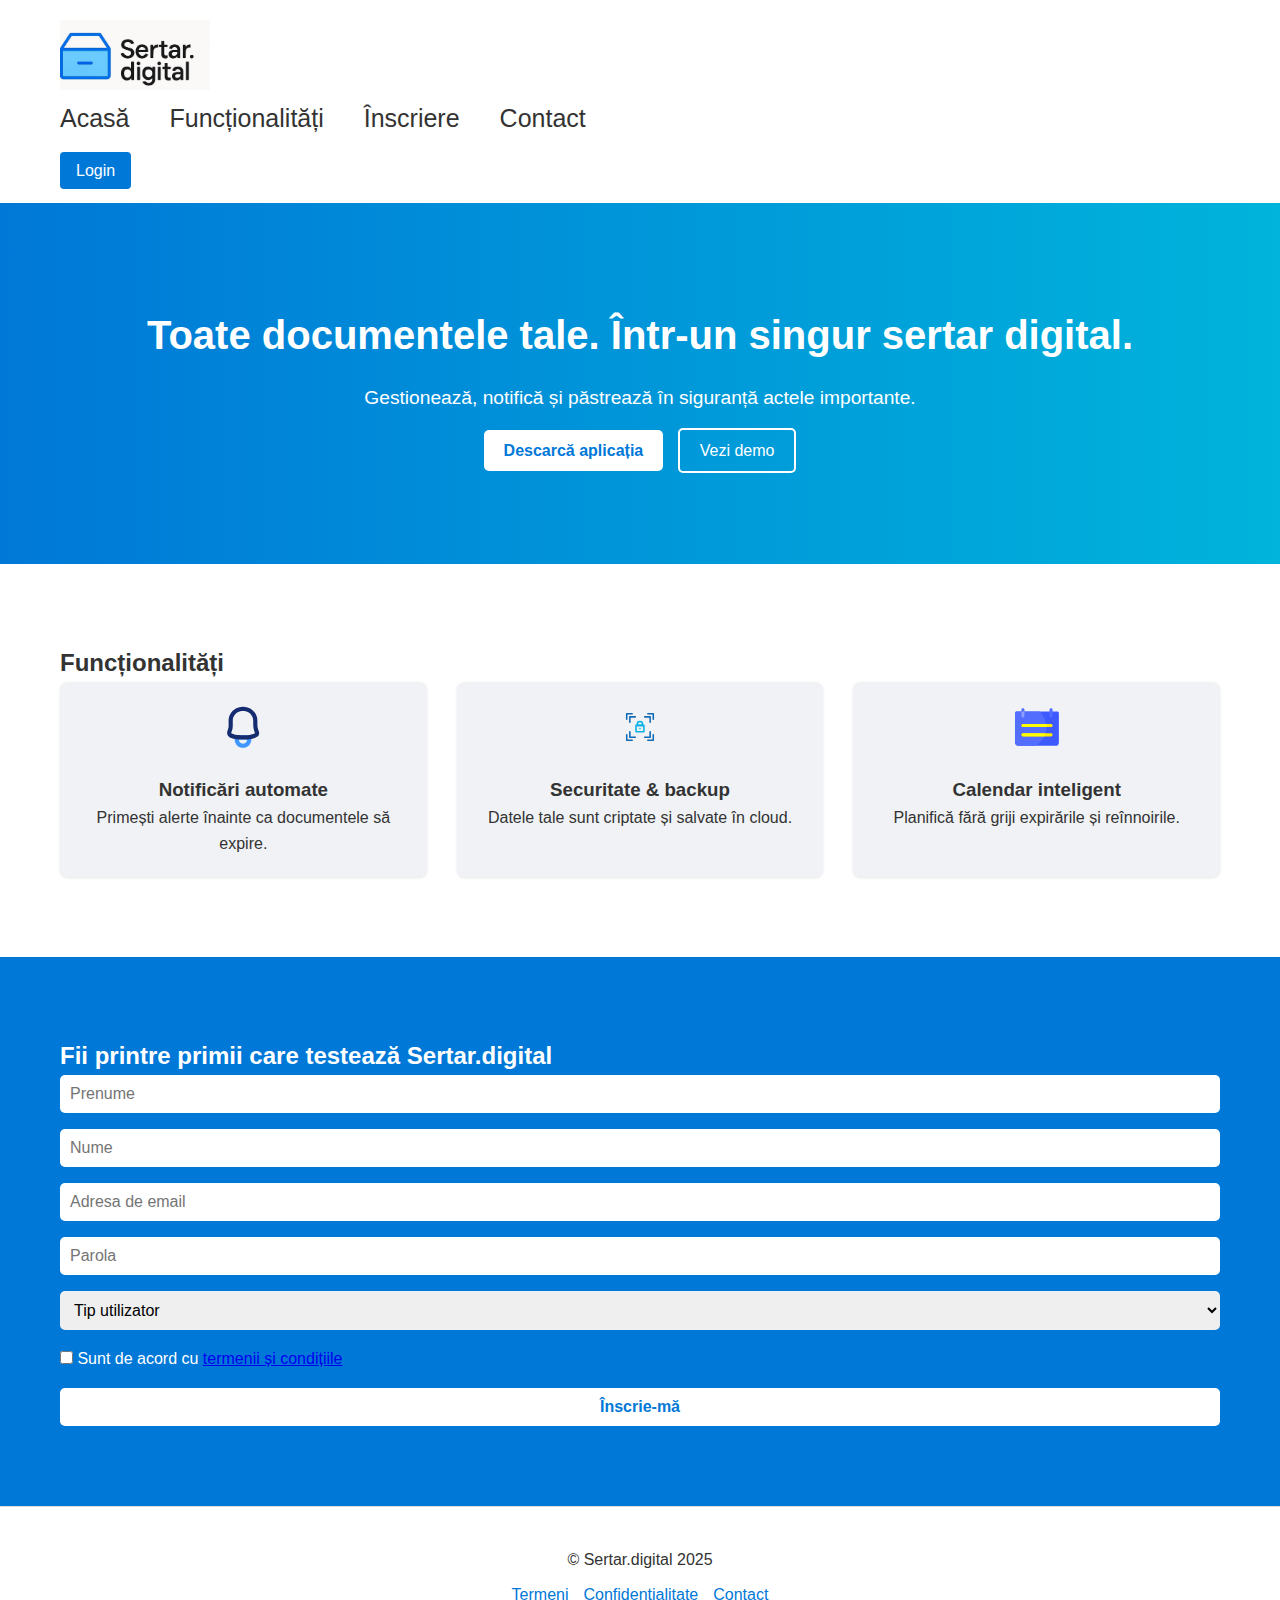
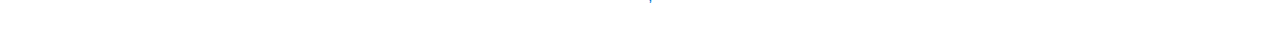
<file: index.html>
<!DOCTYPE html>
<html lang="ro">
  <head>
    <meta charset="UTF-8" />
    <meta
      name="description"
      content="Sertar.digital – Gestionează, notifică și păstrează în siguranță actele tale importante."
    />
    <meta name="viewport" content="width=device-width, initial-scale=1.0" />
    <title>Sertar.digital – Documentele tale, în siguranță.</title>
    <link rel="stylesheet" href="style.css" />
  </head>
  <body>
    <header>
      <div class="container">
        <img src="assets/logo.jpeg" alt="Sertar.digital logo" class="logo" />
        <nav>
          <ul>
            <li><a href="#">Acasă</a></li>
            <li><a href="#features">Funcționalități</a></li>
            <li><a href="#signup">Înscriere</a></li>
            <li><a href="#contact">Contact</a></li>
          </ul>
        </nav>
        <a href="login.html" class="btn">Login</a>
      </div>
    </header>
    <section class="hero">
      <div class="container">
        <h1>Toate documentele tale. Într-un singur sertar digital.</h1>
        <p>
          Gestionează, notifică și păstrează în siguranță actele importante.
        </p>
        <a href="signup.html" class="btn-primary">Descarcă aplicația</a>
        <a href="demo.html" class="btn-outline">Vezi demo</a>
      </div>
    </section>
    <section id="features" class="features">
      <div class="container">
        <h2>Funcționalități</h2>
        <div class="feature-grid">
          <div class="feature-card">
            <img src="assets/icons/notify.svg" alt="Notificări" />
            <h3>Notificări automate</h3>
            <p>Primești alerte înainte ca documentele să expire.</p>
          </div>
          <div class="feature-card">
            <img
              src="assets/icons/security-secure-protection-11-svgrepo-com.svg"
              alt="Securitate"
            />
            <h3>Securitate & backup</h3>
            <p>Datele tale sunt criptate și salvate în cloud.</p>
          </div>
          <div class="feature-card">
            <img
              src="assets/icons/calendar-svgrepo-com (1).svg"
              alt="Calendar"
            />
            <h3>Calendar inteligent</h3>
            <p>Planifică fără griji expirările și reînnoirile.</p>
          </div>
        </div>
      </div>
    </section>
    <section id="signup" class="signup-form">
      <div class="container">
        <h2>Fii printre primii care testează Sertar.digital</h2>
        <form action="signup_submit.php" method="POST">
          <input type="text" name="prenume" placeholder="Prenume" required />
          <input type="text" name="nume" placeholder="Nume" required />
          <input
            type="email"
            name="email"
            placeholder="Adresa de email"
            required
          />
          <input type="password" name="parola" placeholder="Parola" required />
          <select name="tip_utilizator" required>
            <option value="">Tip utilizator</option>
            <option value="persoana">Persoană fizică</option>
            <option value="freelancer">Freelancer</option>
            <option value="firma">Firmă</option>
          </select>
          <label>
            <input type="checkbox" name="termeni" required />
            Sunt de acord cu <a href="termeni.html">termenii și condițiile</a>
          </label>
          <button type="submit">Înscrie-mă</button>
        </form>
      </div>
    </section>
    <footer>
      <div class="container">
        <p>© Sertar.digital 2025</p>
        <ul>
          <li><a href="terms_conditions.html">Termeni</a></li>
          <li><a href="privacy.html">Confidențialitate</a></li>
          <li><a href="contact.html">Contact</a></li>
        </ul>
      </div>
    </footer>
  </body>
</html>
</file>
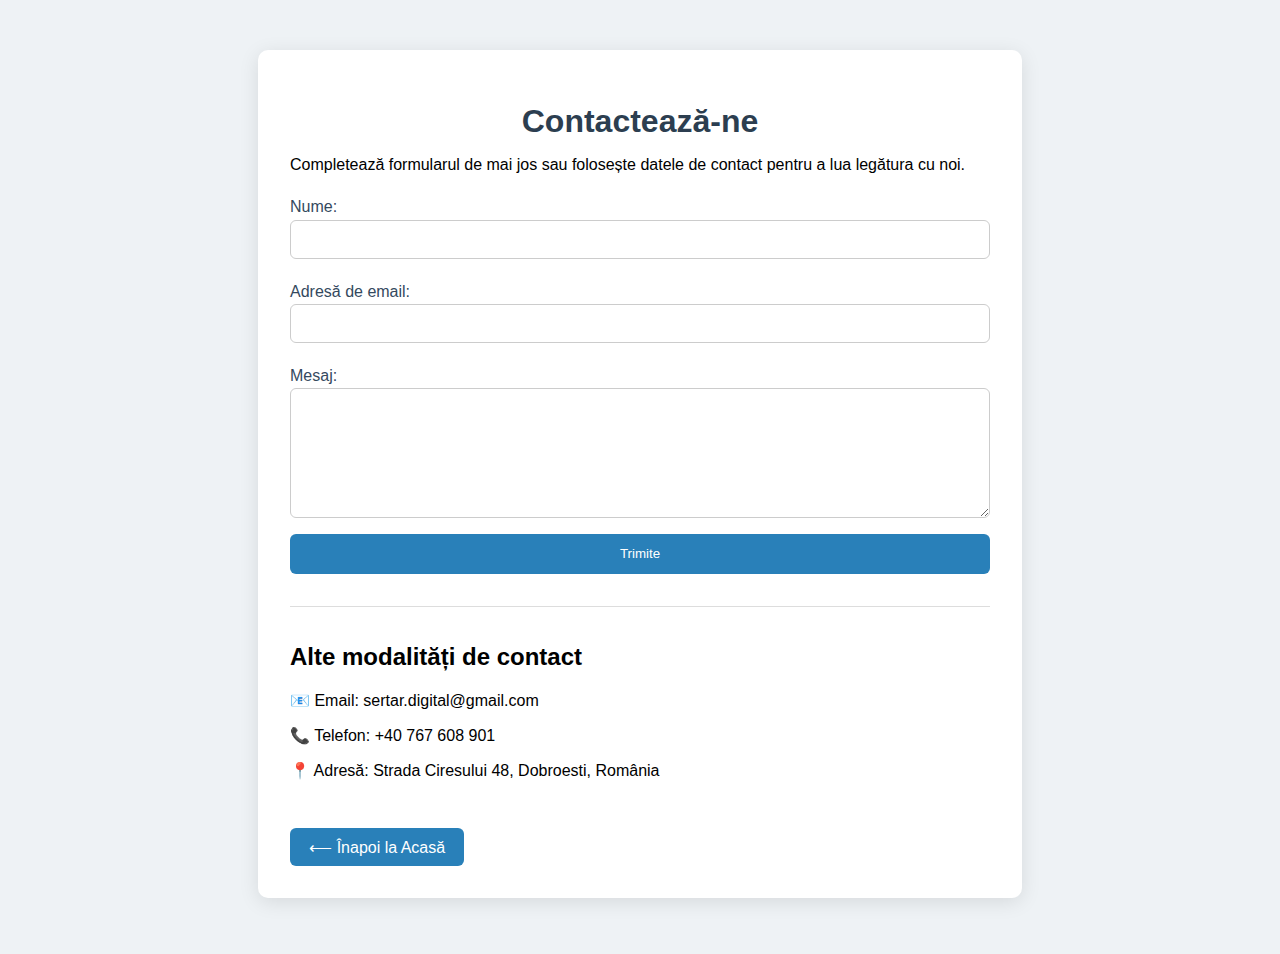
<file: contact.html>
<!DOCTYPE html>
<html lang="ro">
  <head>
    <meta charset="UTF-8" />
    <title>Contact</title>
    <link rel="stylesheet" href="style_contact.css" />
  </head>
  <body>
    <div class="contact-container">
      <h1>Contactează-ne</h1>
      <p>
        Completează formularul de mai jos sau folosește datele de contact pentru
        a lua legătura cu noi.
      </p>

      <form
        action="mailto:adresa_ta_de_email@example.com"
        method="post"
        enctype="text/plain"
      >
        <label for="nume">Nume:</label>
        <input type="text" id="nume" name="nume" required />

        <label for="email">Adresă de email:</label>
        <input type="email" id="email" name="email" required />

        <label for="mesaj">Mesaj:</label>
        <textarea id="mesaj" name="mesaj" rows="6" required></textarea>

        <button type="submit">Trimite</button>
      </form>

      <div class="contact-info">
        <h2>Alte modalități de contact</h2>
        <p>📧 Email: sertar.digital@gmail.com</p>
        <p>📞 Telefon: +40 767 608 901</p>
        <p>📍 Adresă: Strada Ciresului 48, Dobroesti, România</p>
      </div>

      <a href="index.html" class="btn-back">⟵ Înapoi la Acasă</a>
    </div>
  </body>
</html>
</file>
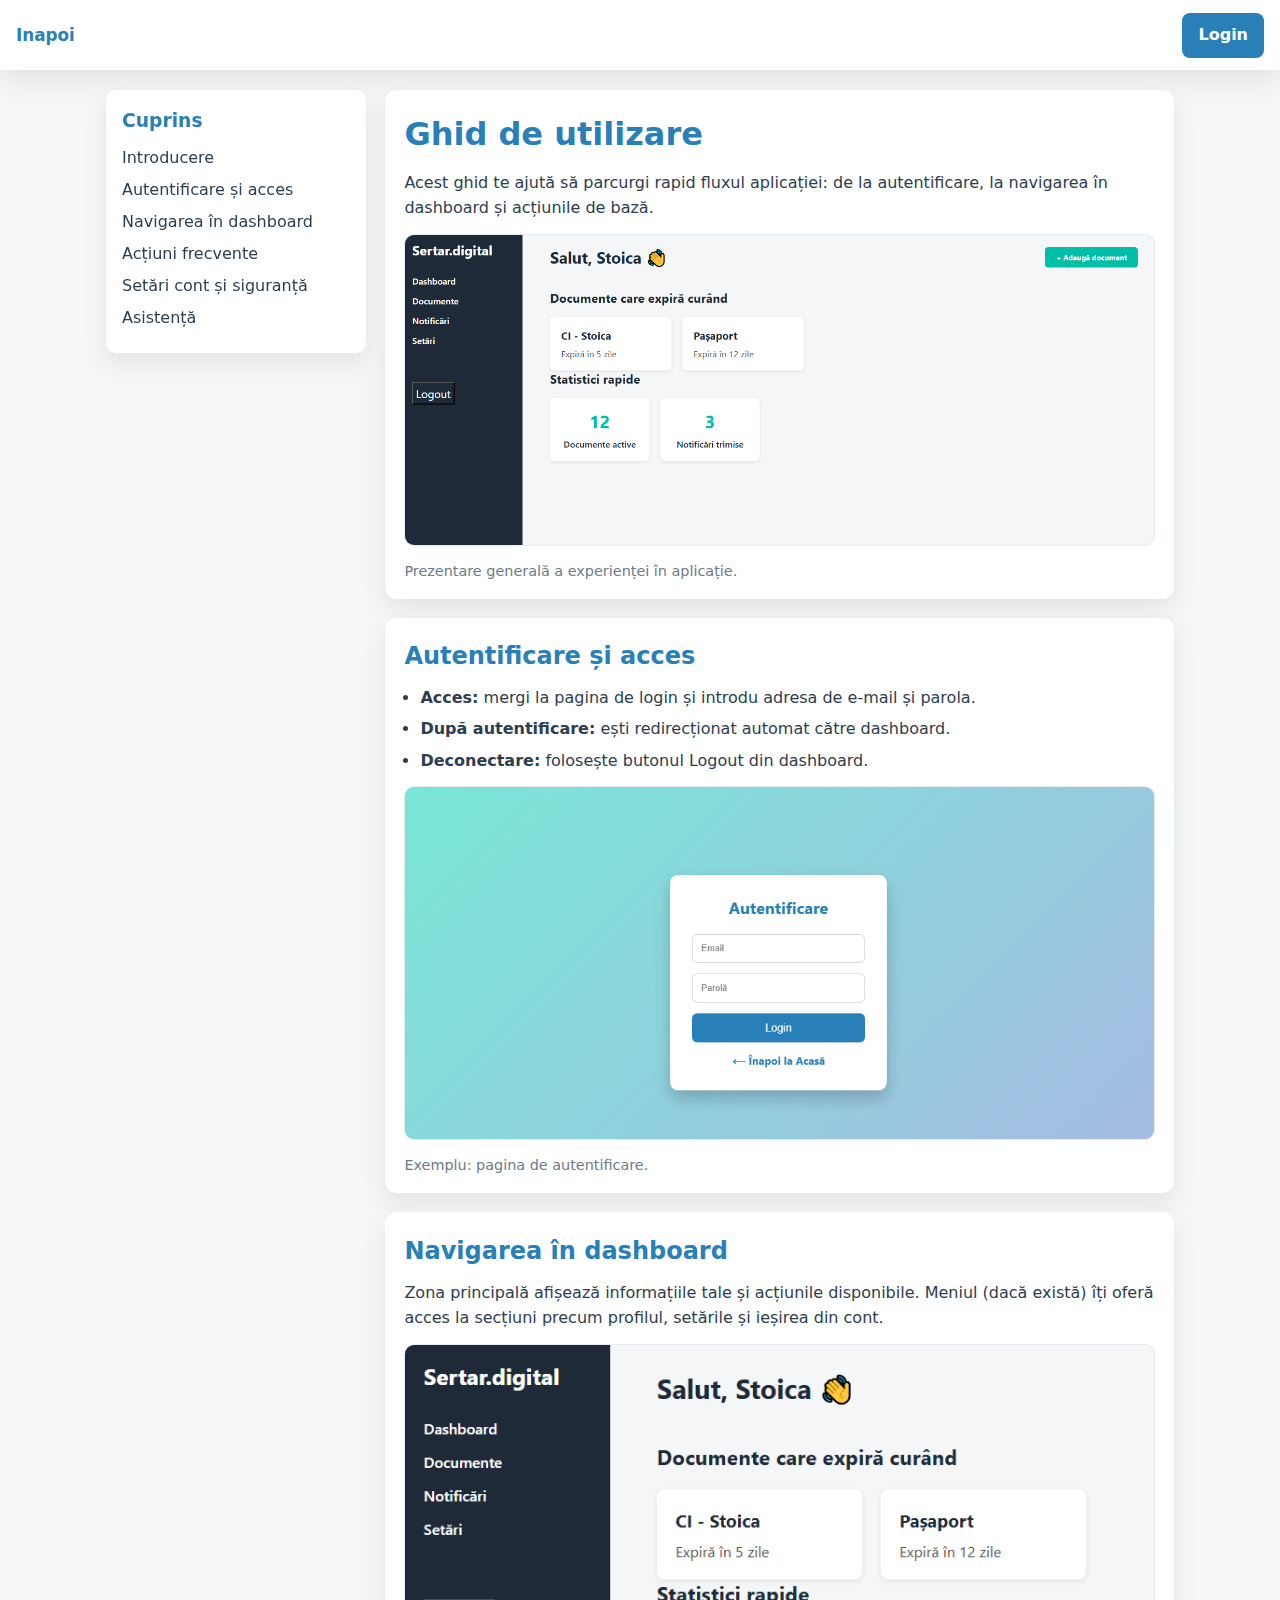
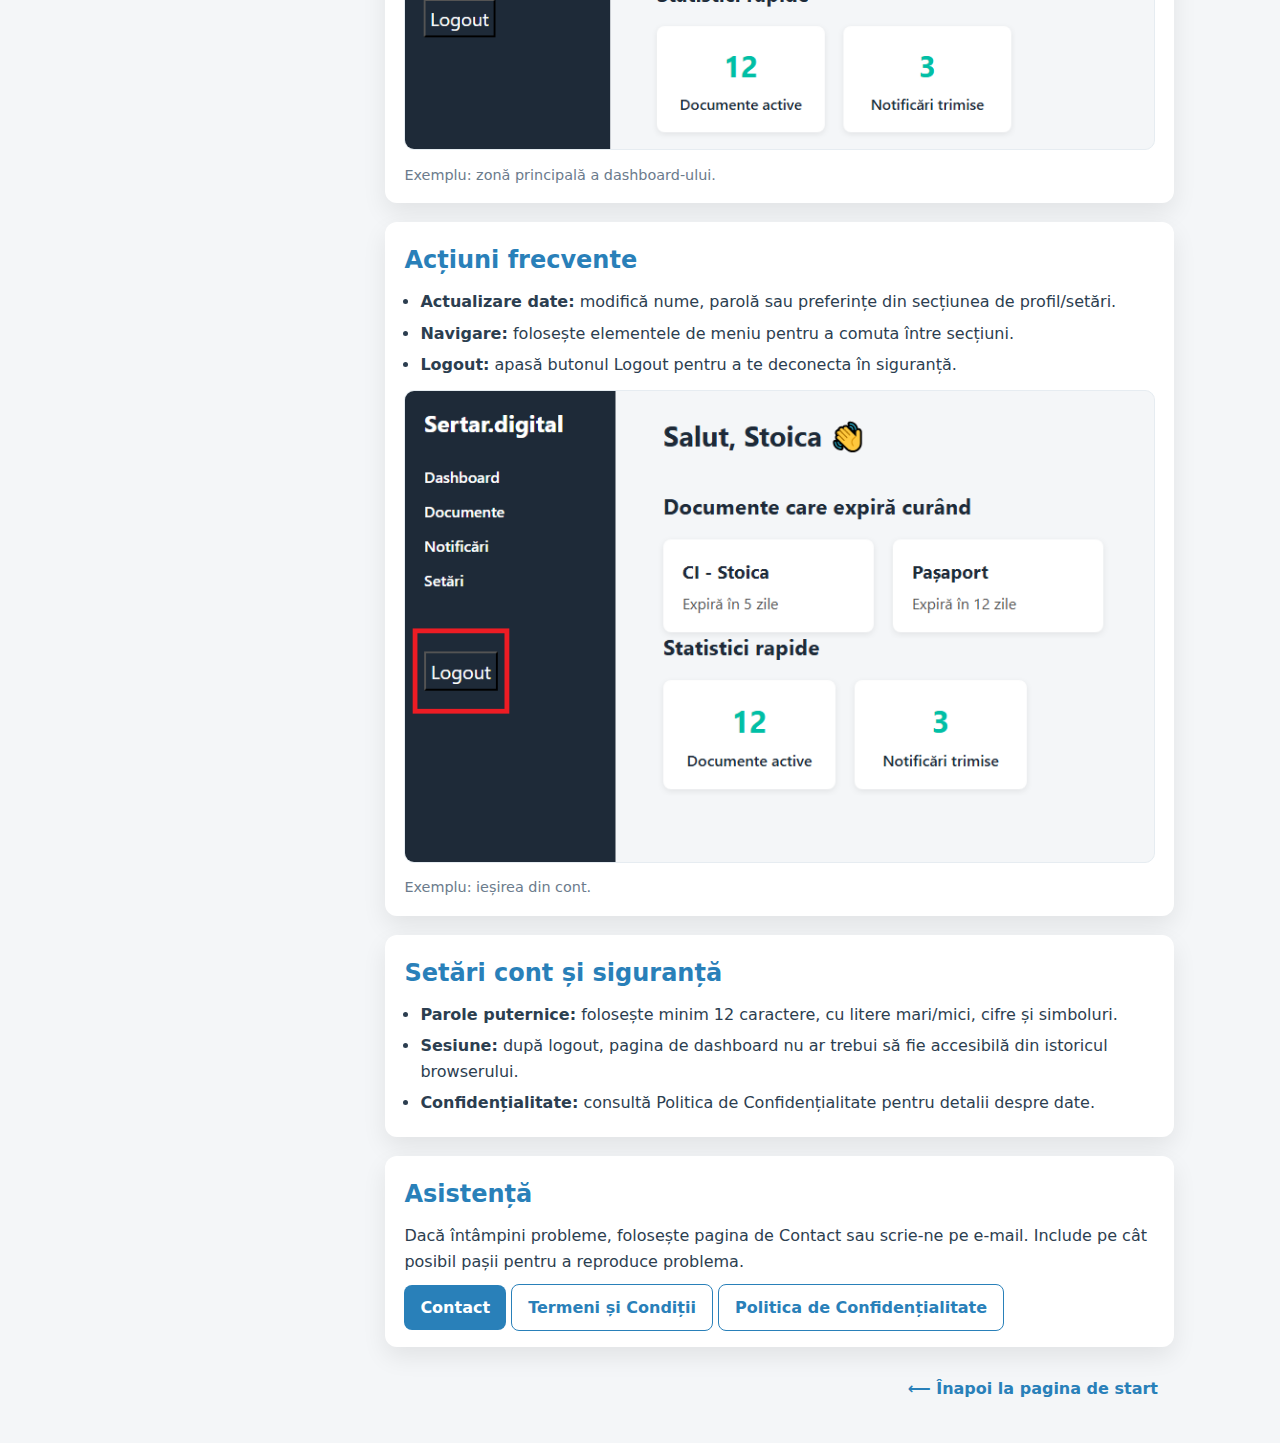
<file: demo.html>
<!DOCTYPE html>
<html lang="ro">
  <head>
    <meta charset="UTF-8" />
    <title>Ghid de utilizare</title>
    <meta name="viewport" content="width=device-width, initial-scale=1" />
    <link rel="stylesheet" href="style_demo.css" />
  </head>
  <body>
    <header class="page-header">
      <div class="brand">
        <a href="index.html" class="brand-link">Inapoi</a>
      </div>
      <nav class="header-actions">
        <a href="login.html" class="btn btn-primary">Login</a>
      </nav>
    </header>

    <main class="layout">
      <aside class="toc">
        <h3>Cuprins</h3>
        <ul>
          <li><a href="#intro">Introducere</a></li>
          <li><a href="#auth">Autentificare și acces</a></li>
          <li><a href="#dashboard">Navigarea în dashboard</a></li>
          <li><a href="#actiuni">Acțiuni frecvente</a></li>
          <li><a href="#cont">Setări cont și siguranță</a></li>
          <li><a href="#support">Asistență</a></li>
        </ul>
      </aside>

      <article class="content">
        <section id="intro" class="card">
          <h1>Ghid de utilizare</h1>
          <p>
            Acest ghid te ajută să parcurgi rapid fluxul aplicației: de la
            autentificare, la navigarea în dashboard și acțiunile de bază.
          </p>
          <figure class="figure">
            <img
              src="assets/demo_pictures/app-screen.png"
              alt="Ilustrație generală a ghidului"
            />
            <figcaption>
              Prezentare generală a experienței în aplicație.
            </figcaption>
          </figure>
        </section>

        <section id="auth" class="card">
          <h2>Autentificare și acces</h2>
          <ul class="list">
            <li>
              <strong>Acces:</strong> mergi la pagina de login și introdu adresa
              de e-mail și parola.
            </li>
            <li>
              <strong>După autentificare:</strong> ești redirecționat automat
              către dashboard.
            </li>
            <li>
              <strong>Deconectare:</strong> folosește butonul Logout din
              dashboard.
            </li>
          </ul>
          <figure class="figure">
            <img
              src="assets/demo_pictures/login-screen.png"
              alt="Captură ecran pagină de login"
            />
            <figcaption>Exemplu: pagina de autentificare.</figcaption>
          </figure>
        </section>

        <section id="dashboard" class="card">
          <h2>Navigarea în dashboard</h2>
          <p>
            Zona principală afișează informațiile tale și acțiunile disponibile.
            Meniul (dacă există) îți oferă acces la secțiuni precum profilul,
            setările și ieșirea din cont.
          </p>
          <figure class="figure">
            <img
              src="assets/demo_pictures/menu-screen.png"
              alt="Captură ecran dashboard"
            />
            <figcaption>Exemplu: zonă principală a dashboard-ului.</figcaption>
          </figure>
        </section>

        <section id="actiuni" class="card">
          <h2>Acțiuni frecvente</h2>
          <ul class="list">
            <li>
              <strong>Actualizare date:</strong> modifică nume, parolă sau
              preferințe din secțiunea de profil/setări.
            </li>
            <li>
              <strong>Navigare:</strong> folosește elementele de meniu pentru a
              comuta între secțiuni.
            </li>
            <li>
              <strong>Logout:</strong> apasă butonul Logout pentru a te
              deconecta în siguranță.
            </li>
          </ul>
          <figure class="figure">
            <img
              src="assets/demo_pictures/logout-screen.png"
              alt="Captură ecran acțiune de logout"
            />
            <figcaption>Exemplu: ieșirea din cont.</figcaption>
          </figure>
        </section>

        <section id="cont" class="card">
          <h2>Setări cont și siguranță</h2>
          <ul class="list">
            <li>
              <strong>Parole puternice:</strong> folosește minim 12 caractere,
              cu litere mari/mici, cifre și simboluri.
            </li>
            <li>
              <strong>Sesiune:</strong> după logout, pagina de dashboard nu ar
              trebui să fie accesibilă din istoricul browserului.
            </li>
            <li>
              <strong>Confidențialitate:</strong> consultă Politica de
              Confidențialitate pentru detalii despre date.
            </li>
          </ul>
        </section>

        <section id="support" class="card">
          <h2>Asistență</h2>
          <p>
            Dacă întâmpini probleme, folosește pagina de Contact sau scrie-ne pe
            e-mail. Include pe cât posibil pașii pentru a reproduce problema.
          </p>
          <div class="actions">
            <a href="../contact.html" class="btn">Contact</a>
            <a href="../termeni_conditii.html" class="btn btn-ghost"
              >Termeni și Condiții</a
            >
            <a href="../politica_confidentialitate.html" class="btn btn-ghost"
              >Politica de Confidențialitate</a
            >
          </div>
        </section>
      </article>
    </main>

    <footer class="page-footer">
      <a href="index.html" class="btn-link">⟵ Înapoi la pagina de start</a>
    </footer>

    <script>
      // Scroll lin către secțiuni
      document.querySelectorAll('a[href^="#"]').forEach((a) => {
        a.addEventListener("click", (e) => {
          const target = document.querySelector(a.getAttribute("href"));
          if (target) {
            e.preventDefault();
            target.scrollIntoView({ behavior: "smooth" });
          }
        });
      });
    </script>
  </body>
</html>
</file>
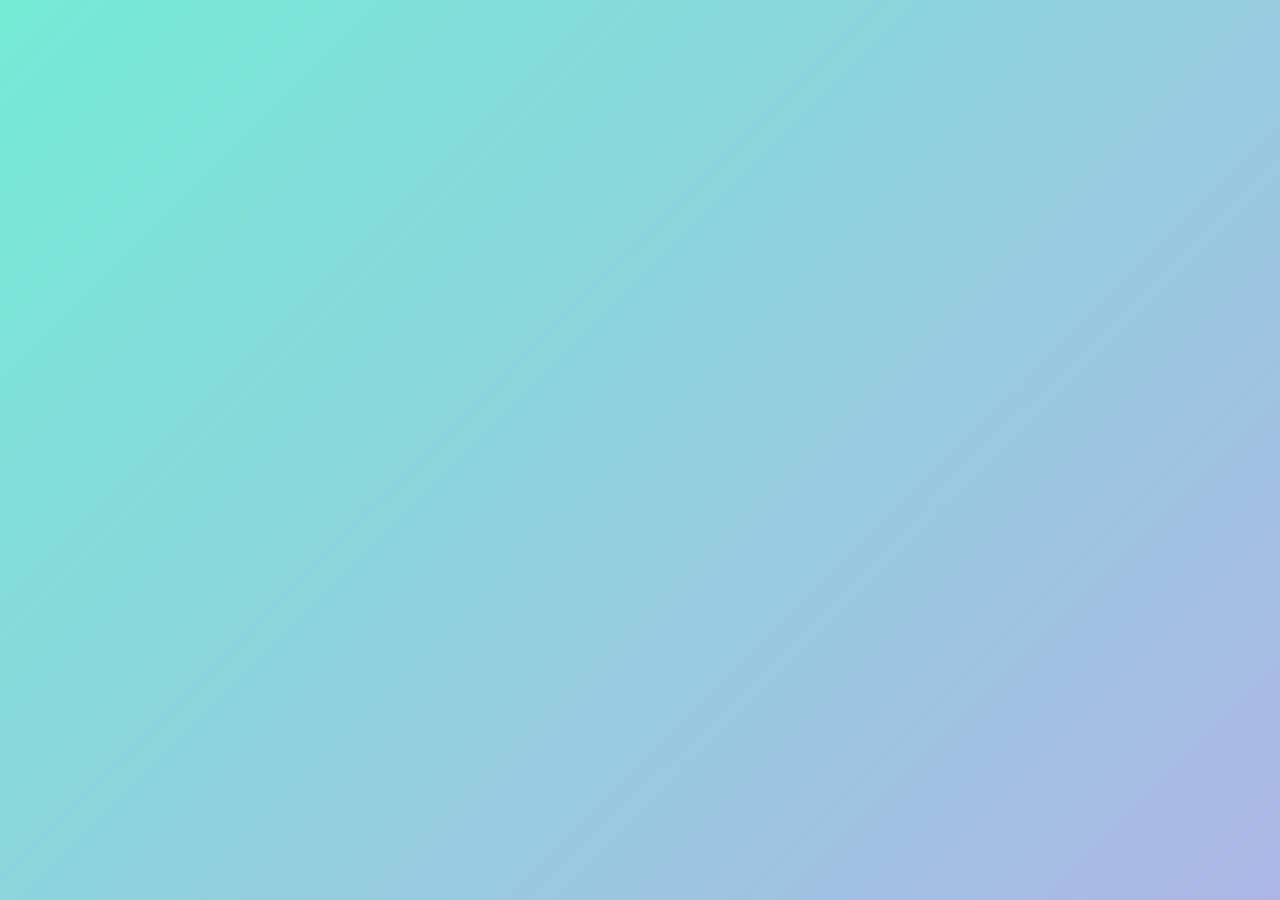
<file: login.html>
<!DOCTYPE html>
<html lang="ro">
<head>
  <meta charset="UTF-8">
  <title>Autentificare</title>
  <link rel="stylesheet" href="style_login.css">
</head>
<body>
  <div class="login-container">
    <h2>Autentificare</h2>
    <form action="login_submit.php" method="POST">
      <input type="email" name="email" placeholder="Email" required>
      <input type="password" name="parola" placeholder="Parolă" required>
      <button type="submit">Login</button>
    </form>
    <a href="index.html" class="btn-back">⟵ Înapoi la Acasă</a>
  </div>
</body>
</html>
</file>
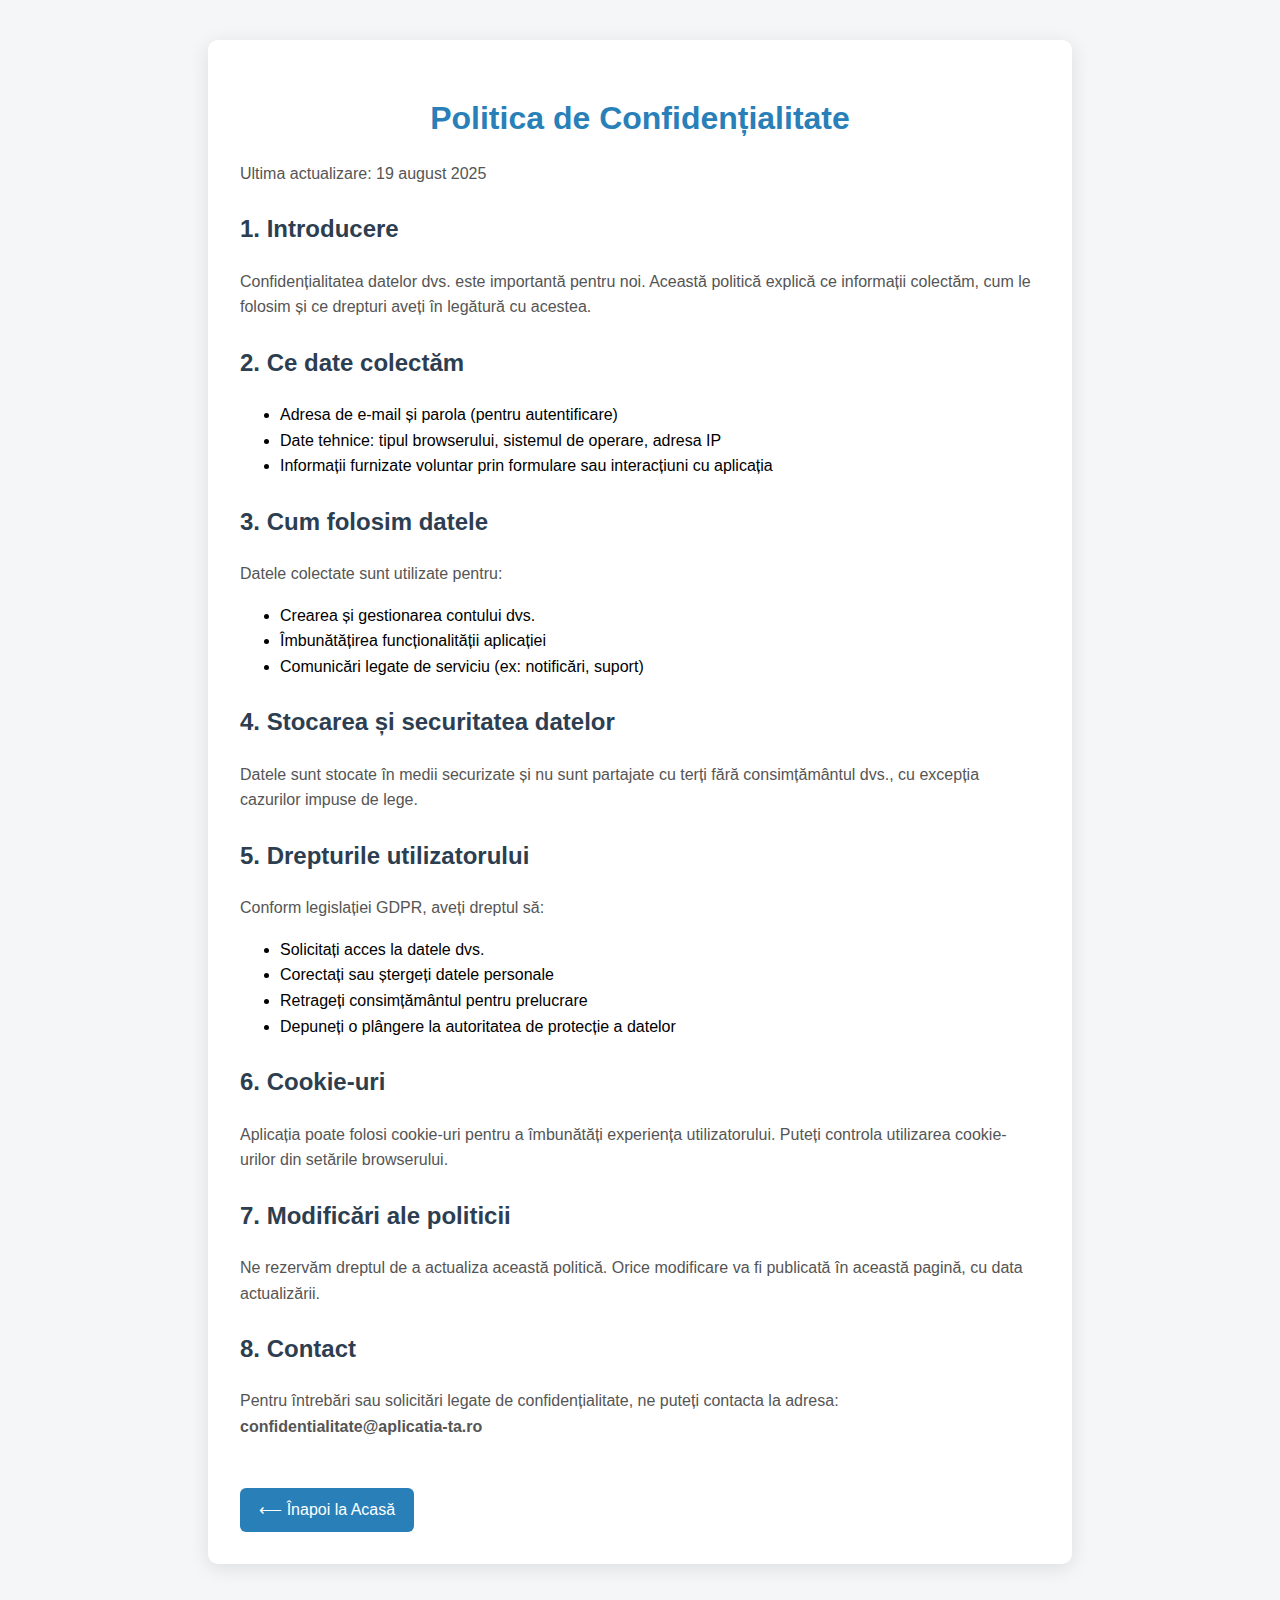
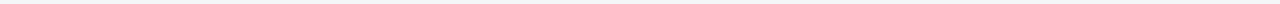
<file: privacy.html>
<!DOCTYPE html>
<html lang="ro">
  <head>
    <meta charset="UTF-8" />
    <title>Politica de Confidențialitate</title>
    <link rel="stylesheet" href="style_terms.css" />
  </head>
  <body>
    <div class="terms-container">
      <h1>Politica de Confidențialitate</h1>
      <p>Ultima actualizare: 19 august 2025</p>

      <h2>1. Introducere</h2>
      <p>
        Confidențialitatea datelor dvs. este importantă pentru noi. Această
        politică explică ce informații colectăm, cum le folosim și ce drepturi
        aveți în legătură cu acestea.
      </p>

      <h2>2. Ce date colectăm</h2>
      <ul>
        <li>Adresa de e-mail și parola (pentru autentificare)</li>
        <li>Date tehnice: tipul browserului, sistemul de operare, adresa IP</li>
        <li>
          Informații furnizate voluntar prin formulare sau interacțiuni cu
          aplicația
        </li>
      </ul>

      <h2>3. Cum folosim datele</h2>
      <p>Datele colectate sunt utilizate pentru:</p>
      <ul>
        <li>Crearea și gestionarea contului dvs.</li>
        <li>Îmbunătățirea funcționalității aplicației</li>
        <li>Comunicări legate de serviciu (ex: notificări, suport)</li>
      </ul>

      <h2>4. Stocarea și securitatea datelor</h2>
      <p>
        Datele sunt stocate în medii securizate și nu sunt partajate cu terți
        fără consimțământul dvs., cu excepția cazurilor impuse de lege.
      </p>

      <h2>5. Drepturile utilizatorului</h2>
      <p>Conform legislației GDPR, aveți dreptul să:</p>
      <ul>
        <li>Solicitați acces la datele dvs.</li>
        <li>Corectați sau ștergeți datele personale</li>
        <li>Retrageți consimțământul pentru prelucrare</li>
        <li>Depuneți o plângere la autoritatea de protecție a datelor</li>
      </ul>

      <h2>6. Cookie-uri</h2>
      <p>
        Aplicația poate folosi cookie-uri pentru a îmbunătăți experiența
        utilizatorului. Puteți controla utilizarea cookie-urilor din setările
        browserului.
      </p>

      <h2>7. Modificări ale politicii</h2>
      <p>
        Ne rezervăm dreptul de a actualiza această politică. Orice modificare va
        fi publicată în această pagină, cu data actualizării.
      </p>

      <h2>8. Contact</h2>
      <p>
        Pentru întrebări sau solicitări legate de confidențialitate, ne puteți
        contacta la adresa: <strong>confidentialitate@aplicatia-ta.ro</strong>
      </p>

      <a href="index.html" class="btn-back">⟵ Înapoi la Acasă</a>
    </div>
  </body>
</html>
</file>
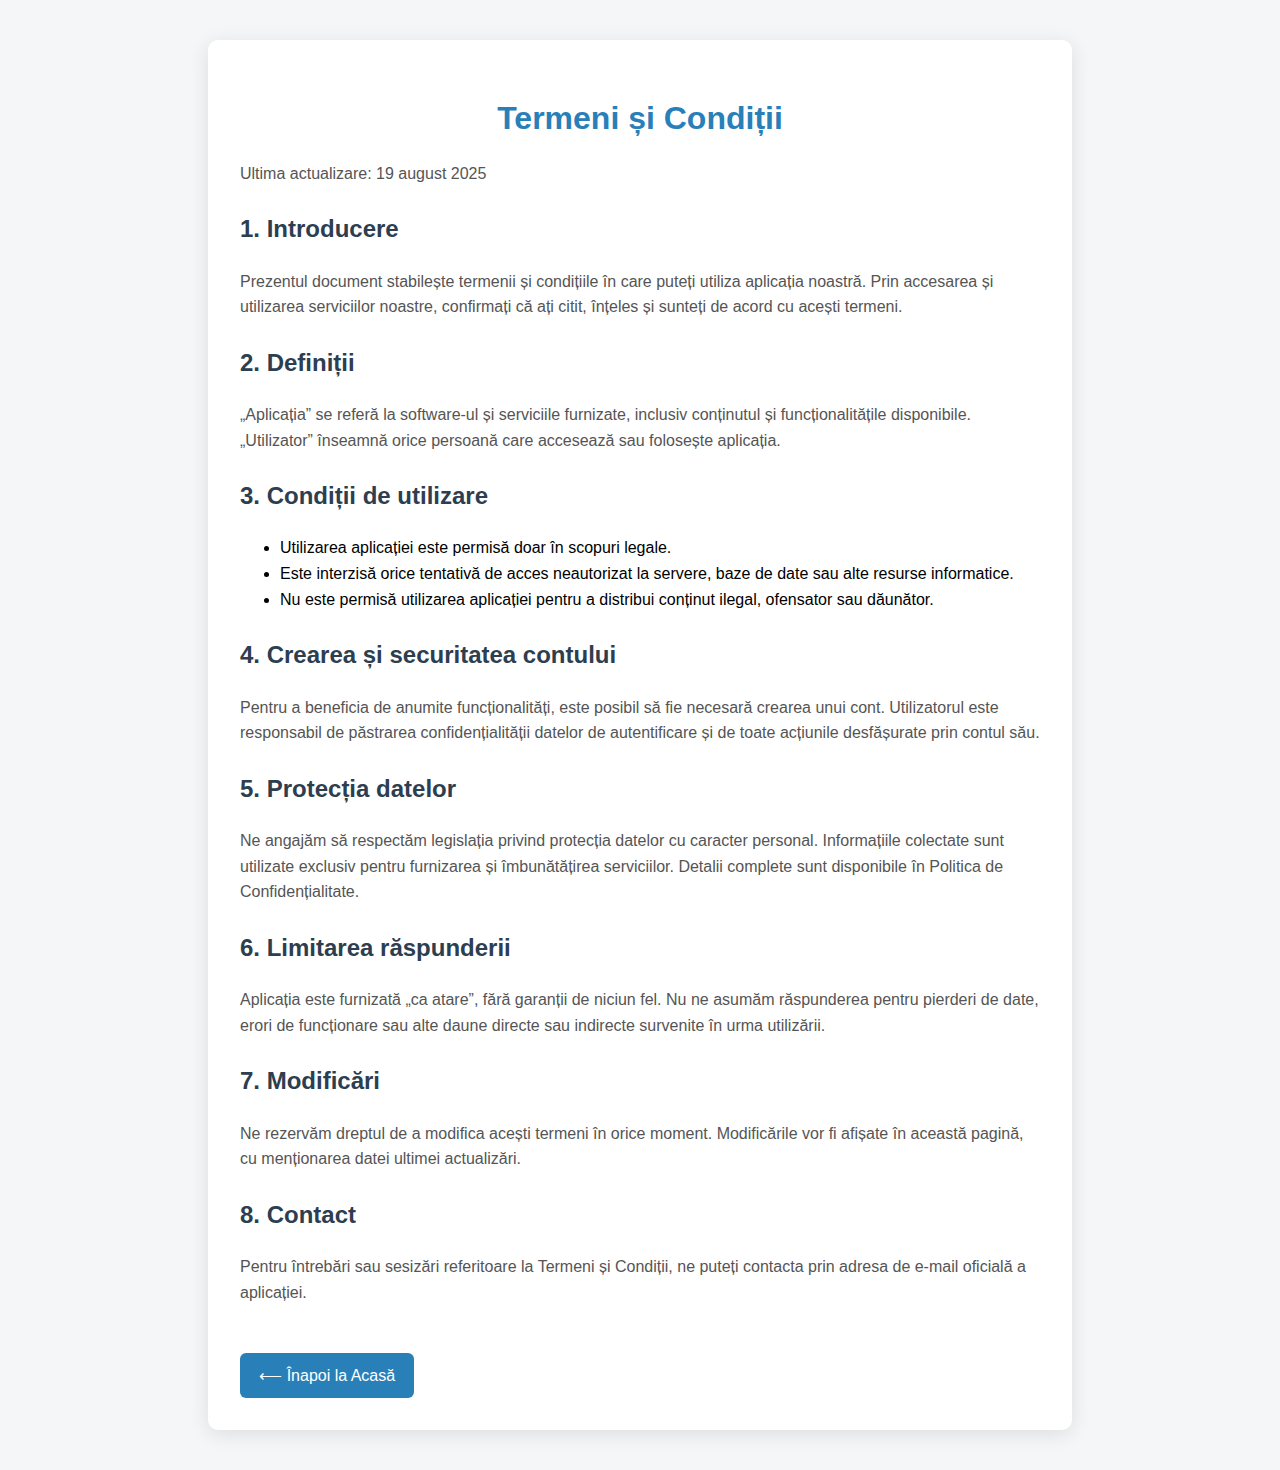
<file: terms_conditions.html>
<!DOCTYPE html>
<html lang="ro">
<head>
    <meta charset="UTF-8">
    <title>Termeni și Condiții</title>
    <link rel="stylesheet" href="style_terms.css">
</head>
<body>
    <div class="terms-container">
        <h1>Termeni și Condiții</h1>
        <p>Ultima actualizare: 19 august 2025</p>

        <h2>1. Introducere</h2>
        <p>Prezentul document stabilește termenii și condițiile în care puteți utiliza aplicația noastră. Prin accesarea și utilizarea serviciilor noastre, confirmați că ați citit, înțeles și sunteți de acord cu acești termeni.</p>

        <h2>2. Definiții</h2>
        <p>„Aplicația” se referă la software-ul și serviciile furnizate, inclusiv conținutul și funcționalitățile disponibile. „Utilizator” înseamnă orice persoană care accesează sau folosește aplicația.</p>

        <h2>3. Condiții de utilizare</h2>
        <ul>
            <li>Utilizarea aplicației este permisă doar în scopuri legale.</li>
            <li>Este interzisă orice tentativă de acces neautorizat la servere, baze de date sau alte resurse informatice.</li>
            <li>Nu este permisă utilizarea aplicației pentru a distribui conținut ilegal, ofensator sau dăunător.</li>
        </ul>

        <h2>4. Crearea și securitatea contului</h2>
        <p>Pentru a beneficia de anumite funcționalități, este posibil să fie necesară crearea unui cont. Utilizatorul este responsabil de păstrarea confidențialității datelor de autentificare și de toate acțiunile desfășurate prin contul său.</p>

        <h2>5. Protecția datelor</h2>
        <p>Ne angajăm să respectăm legislația privind protecția datelor cu caracter personal. Informațiile colectate sunt utilizate exclusiv pentru furnizarea și îmbunătățirea serviciilor. Detalii complete sunt disponibile în Politica de Confidențialitate.</p>

        <h2>6. Limitarea răspunderii</h2>
        <p>Aplicația este furnizată „ca atare”, fără garanții de niciun fel. Nu ne asumăm răspunderea pentru pierderi de date, erori de funcționare sau alte daune directe sau indirecte survenite în urma utilizării.</p>

        <h2>7. Modificări</h2>
        <p>Ne rezervăm dreptul de a modifica acești termeni în orice moment. Modificările vor fi afișate în această pagină, cu menționarea datei ultimei actualizări.</p>

        <h2>8. Contact</h2>
        <p>Pentru întrebări sau sesizări referitoare la Termeni și Condiții, ne puteți contacta prin adresa de e-mail oficială a aplicației.</p>

        <a href="index.html" class="btn-back">⟵ Înapoi la Acasă</a>
    </div>
</body>
</html>
</file>
<file: style.css>
/* =====================
   General Styles
===================== */
* {
  margin: 0;
  padding: 0;
  box-sizing: border-box;
}
body {
  font-family: "Segoe UI", Tahoma, Geneva, Verdana, sans-serif;
  color: #333;
  background-color: #f8f8f8;
  line-height: 1.6;
}
/* =====================
   Container
===================== */
.container {
  max-width: 1200px;
  margin: 0 auto;
  padding: 20px;
}
/* =====================
   Header & Navigation
===================== */
header {
  background-color: #ffffff;
  box-shadow: 0 2px 4px rgba(0, 0, 0, 0.05);
}
.logo {
  height: 70px;
  width: 150px;
}
nav ul {
  display: flex;
  gap: 20px;
  list-style: none;
  margin-bottom: 20px;
  font-size: 25px;
}
nav li {
  margin-right: 20px;
}
nav a {
  text-decoration: none;
  color: #333;
  font-weight: 500;
}
nav a:hover {
  color: #0078d7;
}
.btn {
  background-color: #0078d7;
  color: white;
  padding: 10px 16px;
  border-radius: 4px;
  text-decoration: none;
  font-weight: 500;
}
.btn:hover {
  background-color: #005fa3;
}
/* =====================
   Hero Section
===================== */
.hero {
  background: linear-gradient(to right, #0078d7, #00b4db);
  color: white;
  padding: 80px 20px;
  text-align: center;
}
.hero h1 {
  font-size: 2.5rem;
  margin-bottom: 16px;
}
.hero p {
  font-size: 1.2rem;
  margin-bottom: 24px;
}
.btn-primary {
  background-color: white;
  color: #0078d7;
  padding: 12px 20px;
  margin-right: 10px;
  border-radius: 5px;
  font-weight: bold;
  text-decoration: none;
}
.btn-primary:hover {
  background-color: #e0e0e0;
}
.btn-outline {
  border: 2px solid white;
  color: white;
  padding: 12px 20px;
  border-radius: 5px;
  text-decoration: none;
}
.btn-outline:hover {
  background-color: rgba(255, 255, 255, 0.2);
}
/* =====================
   Features Section
===================== */
.features {
  background-color: #fff;
  padding: 60px 20px;
}
.feature-grid {
  display: flex;
  justify-content: space-between;
  gap: 30px;
}
.feature-card {
  flex: 1;
  background-color: #f0f2f5;
  border-radius: 8px;
  padding: 20px;
  text-align: center;
  box-shadow: 0 1px 3px rgba(0, 0, 0, 0.1);
}
.feature-card img {
  height: 50px;
  margin-bottom: 16px;
}
/* =====================
   Signup Form
===================== */
.signup-form {
  background-color: #0078d7;
  color: white;
  padding: 60px 20px;
}
form {
  display: flex;
  flex-direction: column;
  gap: 16px;
}
input,
select,
button {
  padding: 10px;
  border-radius: 5px;
  border: none;
  font-size: 1rem;
}
button {
  background-color: #ffffff;
  color: #0078d7;
  font-weight: bold;
  cursor: pointer;
}
button:hover {
  background-color: #e0e0e0;
}
/* =====================
   Footer
===================== */
footer {
  background-color: #fff;
  padding: 20px;
  text-align: center;
  border-top: 1px solid #ddd;
}
footer ul {
  display: flex;
  justify-content: center;
  gap: 15px;
  list-style: none;
  margin-top: 10px;
}
footer a {
  color: #0078d7;
  text-decoration: none;
}
footer a:hover {
  text-decoration: underline;
}
/* =====================
   Responsive Design
===================== */
@media (max-width: 768px) {
  .container {
    padding: 0 20px;
  }

  header {
    padding: 20px 0;
    text-align: center;
  }

  .logo {
    max-width: 150px;
    margin-bottom: 10px;
  }

  nav ul {
    display: flex;
    flex-direction: column;
    gap: 10px;
    padding: 0;
    margin: 20px 0;
    list-style: none;
    align-items: center;
  }

  nav ul li a {
    font-size: 1rem;
  }

  .btn {
    display: block;
    width: 100%;
    text-align: center;
    margin-top: 10px;
  }

  .hero {
    text-align: center;
    padding: 40px 0;
  }

  .hero h1 {
    font-size: 1.8rem;
  }

  .hero p {
    font-size: 1rem;
    margin-bottom: 20px;
  }

  .btn-primary,
  .btn-outline {
    display: block;
    width: 100%;
    margin: 10px 0;
    font-size: 1rem;
  }

  .feature-grid {
    display: flex;
    flex-direction: column;
    gap: 20px;
  }

  .feature-card {
    text-align: center;
    padding: 20px;
  }

  .signup-form form {
    display: flex;
    flex-direction: column;
    gap: 15px;
  }

  .signup-form input,
  .signup-form select,
  .signup-form button {
    width: 100%;
    font-size: 1rem;
    padding: 10px;
  }

  footer {
    text-align: center;
    padding: 20px 0;
  }

  footer ul {
    display: flex;
    flex-direction: column;
    gap: 10px;
    padding: 0;
    margin-top: 10px;
    list-style: none;
    align-items: center;
  }

  footer ul li a {
    font-size: 0.9rem;
  }
}
</file>
<file: style_contact.css>
body {
    font-family: 'Segoe UI', sans-serif;
    background: #eef2f5;
    margin: 0;
    padding: 0;
}

.contact-container {
    max-width: 700px;
    margin: 50px auto;
    background: #fff;
    padding: 2rem;
    border-radius: 10px;
    box-shadow: 0 4px 20px rgba(0,0,0,0.1);
}

h1 {
    text-align: center;
    color: #2c3e50;
    margin-bottom: 1rem;
}

form {
    display: flex;
    flex-direction: column;
}

label {
    margin: 0.5rem 0 0.2rem;
    color: #34495e;
}

input, textarea {
    padding: 0.6rem;
    border: 1px solid #ccc;
    border-radius: 6px;
    font-size: 1rem;
    margin-bottom: 1rem;
}

button {
    background: #2980b9;
    color: #fff;
    padding: 0.8rem;
    border: none;
    border-radius: 6px;
    cursor: pointer;
    transition: background 0.3s ease;
}

button:hover {
    background: #1f618d;
}

.contact-info {
    margin-top: 2rem;
    padding-top: 1rem;
    border-top: 1px solid #ddd;
}

.btn-back {
    display: inline-block;
    margin-top: 2rem;
    padding: 0.6rem 1.2rem;
    background: #2980b9;
    color: white;
    border-radius: 6px;
    text-decoration: none;
}

.btn-back:hover {
    background: #1c5d85;
}
</file>
<file: style_demo.css>
:root {
  --brand: #2980b9;
  --brand-dark: #1c5d85;
  --bg: #f4f6f8;
  --text: #2c3e50;
  --muted: #6b7b8c;
  --card: #ffffff;
  --shadow: 0 10px 24px rgba(0, 0, 0, 0.08);
}

* {
  box-sizing: border-box;
  margin: 0;
  padding: 0;
}

body {
  font-family: "Segoe UI", system-ui, -apple-system, Arial, sans-serif;
  background: var(--bg);
  color: var(--text);
  line-height: 1.6;
}

/* Header */
.page-header {
  background: var(--card);
  box-shadow: var(--shadow);
  padding: 0.8rem 1rem;
  display: flex;
  justify-content: space-between;
  align-items: center;
}
.brand-link {
  color: var(--brand);
  text-decoration: none;
  font-weight: 700;
  font-size: 1.05rem;
}

/* Layout */
.layout {
  display: grid;
  grid-template-columns: 260px 1fr;
  gap: 1.2rem;
  max-width: 1100px;
  margin: 1.2rem auto;
  padding: 0 1rem;
}

/* TOC sidebar */
.toc {
  background: var(--card);
  border-radius: 10px;
  padding: 1rem;
  box-shadow: var(--shadow);
  position: sticky;
  top: 1rem;
  height: max-content;
}
.toc h3 {
  margin-bottom: 0.6rem;
  color: var(--brand);
}
.toc ul {
  list-style: none;
}
.toc li {
  margin: 0.4rem 0;
}
.toc a {
  color: var(--text);
  text-decoration: none;
}
.toc a:hover {
  color: var(--brand);
}

/* Content */
.content {
  display: grid;
  gap: 1.2rem;
}
.card {
  background: var(--card);
  border-radius: 12px;
  box-shadow: var(--shadow);
  padding: 1.2rem 1.2rem 1rem;
}
.card h1,
.card h2 {
  margin-bottom: 0.6rem;
  color: var(--brand);
}
.card p {
  color: var(--text);
  margin-bottom: 0.6rem;
}
.list {
  margin-left: 1rem;
}
.list li {
  margin: 0.35rem 0;
}
.list li strong {
  color: var(--text);
}

/* Figures */
.figure {
  margin-top: 0.8rem;
}
.figure img {
  width: 100%;
  border-radius: 10px;
  border: 1px solid #e6ecf1;
  background: #eef2f5;
}
.figure figcaption {
  font-size: 0.9rem;
  color: var(--muted);
  margin-top: 0.4rem;
}

/* Buttons */
.btn,
.btn-primary,
.btn-ghost,
.btn-link {
  display: inline-block;
  padding: 0.6rem 1rem;
  border-radius: 8px;
  text-decoration: none;
  transition: 0.2s ease;
  font-weight: 600;
}
.btn {
  background: var(--brand);
  color: #fff;
}
.btn:hover {
  background: var(--brand-dark);
}
.btn-primary {
  background: var(--brand);
  color: #fff;
}
.btn-ghost {
  background: transparent;
  color: var(--brand);
  border: 1px solid var(--brand);
}
.btn-ghost:hover {
  color: #fff;
  background: var(--brand);
}
.btn-link {
  color: var(--brand);
  text-decoration: none;
}
.btn-link:hover {
  color: var(--brand-dark);
}

/* Footer */
.page-footer {
  max-width: 1100px;
  margin: 0 auto 2rem;
  padding: 0 1rem;
  text-align: right;
}

/* Responsive */
@media (max-width: 960px) {
  .layout {
    grid-template-columns: 1fr;
  }
  .toc {
    position: relative;
    top: 0;
  }
}
</file>
<file: style_terms.css>
body {
    font-family: 'Segoe UI', sans-serif;
    background: #f4f6f8;
    margin: 0;
    padding: 0;
    line-height: 1.6;
}

.terms-container {
    max-width: 800px;
    margin: 40px auto;
    background: #fff;
    padding: 2rem;
    border-radius: 10px;
    box-shadow: 0 4px 20px rgba(0,0,0,0.1);
}

h1 {
    color: #2980b9;
    text-align: center;
    margin-bottom: 1rem;
}

h2 {
    margin-top: 1.5rem;
    color: #2c3e50;
}

p {
    margin-bottom: 1rem;
    color: #555;
}

.btn-back {
    display: inline-block;
    margin-top: 2rem;
    padding: 0.6rem 1.2rem;
    background: #2980b9;
    color: white;
    border-radius: 6px;
    text-decoration: none;
    transition: background 0.3s ease;
}

.btn-back:hover {
    background: #1c5d85;
}
</file>
<file: style_login.css>
/* Reset */
* {
  margin: 0;
  padding: 0;
  box-sizing: border-box;
}

/* Fundal gradient */
body {
  font-family: 'Segoe UI', sans-serif;
  background: linear-gradient(135deg, #74ebd5, #ACB6E5);
  height: 100vh;
  display: flex;
  justify-content: center;
  align-items: center;
  overflow: hidden;
}

/* Container login cu animație */
.login-container {
  background: white;
  padding: 2rem;
  border-radius: 12px;
  box-shadow: 0 12px 24px rgba(0, 0, 0, 0.2);
  width: 320px;
  animation: fadeInUp 0.8s ease forwards;
  opacity: 0;
  transform: translateY(30px);
}

/* Titlu */
.login-container h2 {
  text-align: center;
  margin-bottom: 1.5rem;
  color: #2980b9;
}

/* Input-uri */
.login-container input {
  width: 100%;
  padding: 0.8rem;
  margin-bottom: 1rem;
  border: 1px solid #ccc;
  border-radius: 8px;
  transition: border-color 0.3s, box-shadow 0.3s;
}

.login-container input:focus {
  border-color: #2980b9;
  box-shadow: 0 0 6px rgba(41, 128, 185, 0.4);
  outline: none;
}

/* Buton Login */
.login-container button {
  width: 100%;
  padding: 0.8rem;
  background: #2980b9;
  color: white;
  border: none;
  border-radius: 8px;
  cursor: pointer;
  font-size: 1rem;
  transition: background 0.3s;
}

.login-container button:hover {
  background: #1c5d85;
}

/* Buton Înapoi */
.btn-back {
  display: block;
  text-align: center;
  margin-top: 1rem;
  color: #2980b9;
  text-decoration: none;
  font-weight: bold;
  transition: color 0.3s;
}

.btn-back:hover {
  color: #1c5d85;
}

/* Animație fade-in */
@keyframes fadeInUp {
  to {
    opacity: 1;
    transform: translateY(0);
  }
}
/* === Responsive design === */

/* Tablete */
@media (max-width: 1024px) {
  .login-container {
    max-width: 90%;
    padding: 1.5rem;
  }
}

/* Telefoane */
@media (max-width: 600px) {
  body {
    background: #fff;
  }
  .login-container {
    margin: 2vh auto;
    padding: 1rem;
    box-shadow: none;
    border-radius: 0;
  }
   .login-container h2 {
    font-size: 1.5rem;
    text-align: center;
  }
}
</file>
